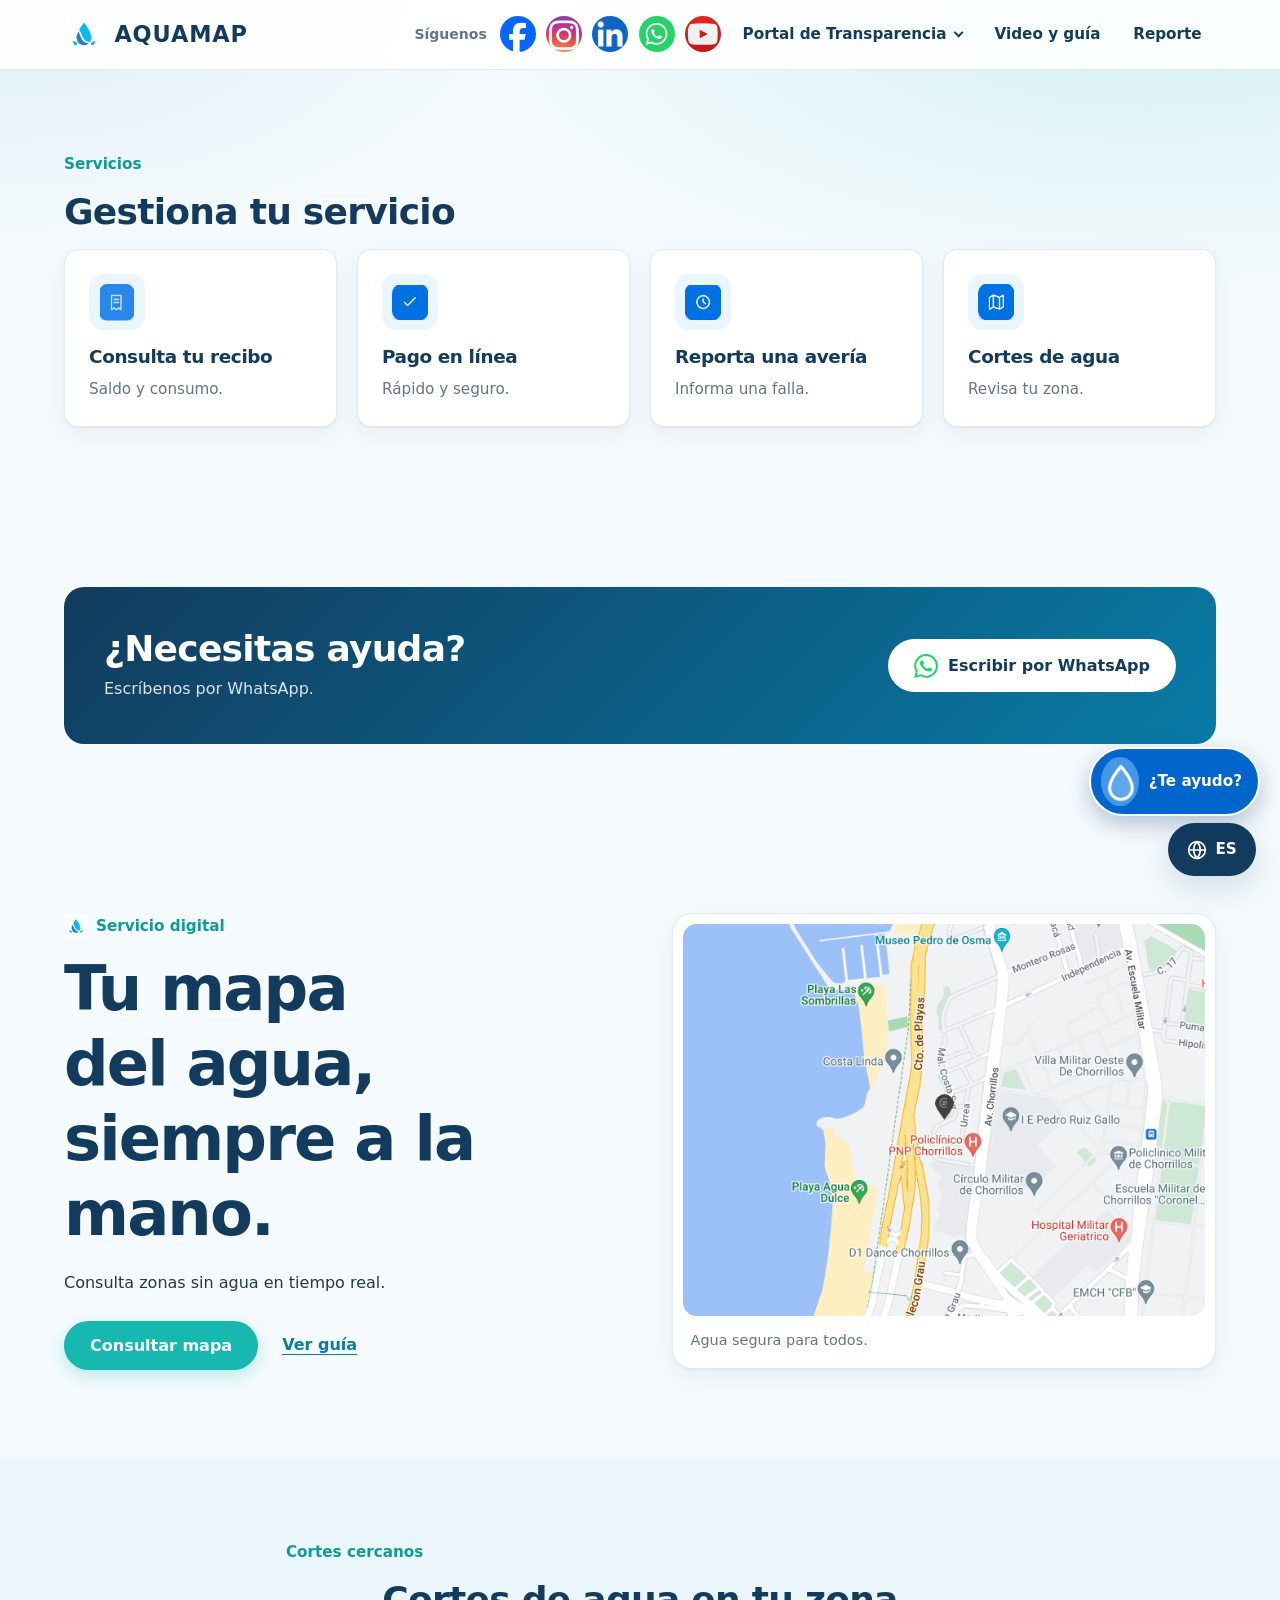
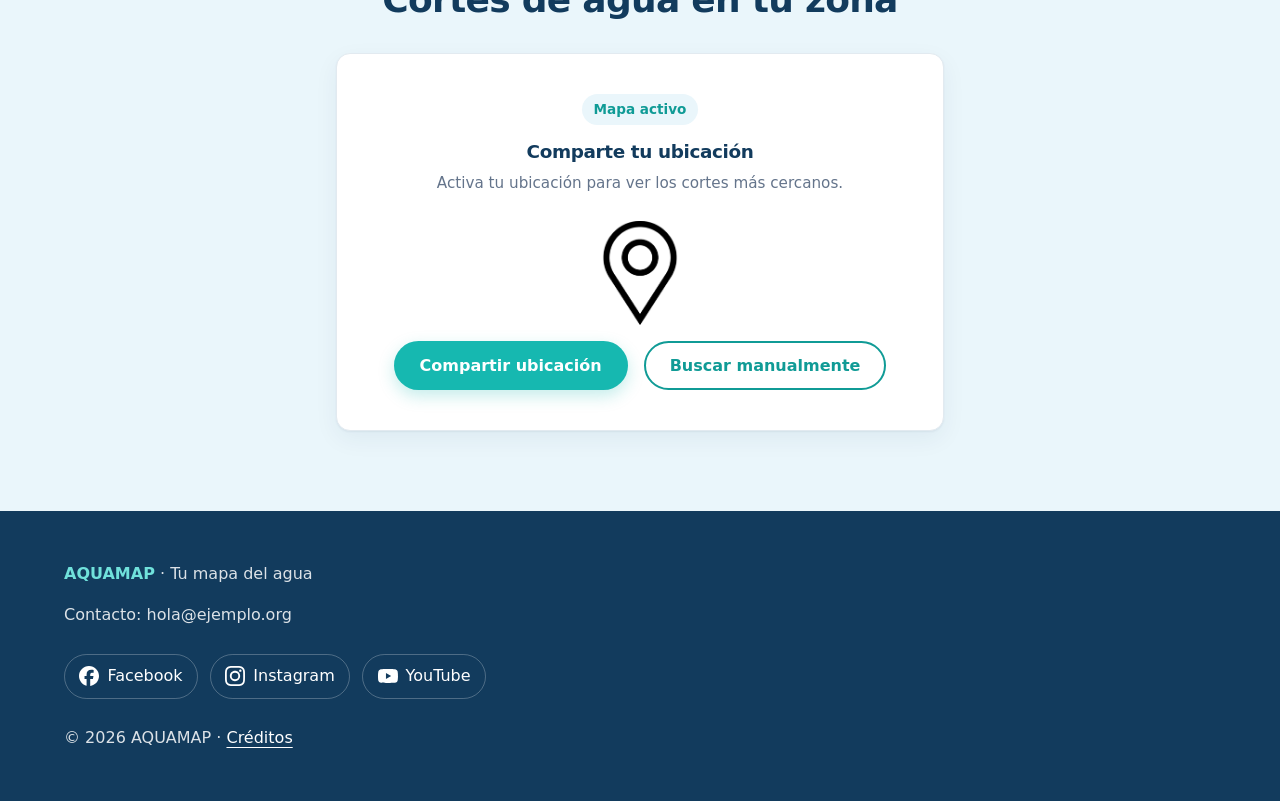
<file: index.html>
<!DOCTYPE html>
<html lang="es">
<head>
  <meta charset="UTF-8">
  <meta name="viewport" content="width=device-width, initial-scale=1.0">
  <meta name="description" content="AQUAMAP: consulta cortes de agua cerca de ti en un mapa interactivo.">
  <title>Inicio | AQUAMAP</title>
  <link rel="stylesheet" href="css/estilos.css">
  <link rel="stylesheet" href="css/lenguaje.css">
  <link rel="stylesheet" href="css/asistente.css">
  <link rel="icon" type="image/svg+xml" href="iconos/file.svg">
</head>
<body>

<a class="saltar" href="#contenido">Saltar al contenido</a>

<header class="cabecera">
  <div class="contenedor barra">
    <a class="marca" href="index.html"><img src="iconos/Logo.jpg" alt="" width="42" height="42">AQUAMAP</a>

    <nav aria-label="Navegación principal">
      <ul class="menu">
        <li><p data-i18n="nav_follow">Síguenos</p></li>
        <li><a href="https://www.facebook.com/" target="_blank" rel="noopener noreferrer" aria-label="Facebook"><img src="iconos/facebook.jpg" alt="" width="35" height="35"></a></li>
        <li><a href="https://www.instagram.com/" target="_blank" rel="noopener noreferrer" aria-label="Instagram"><img src="iconos/instagram.jpg" alt="" width="35" height="35"></a></li>
        <li><a href="https://pe.linkedin.com/" target="_blank" rel="noopener noreferrer" aria-label="LinkedIn"><img src="iconos/linkedin.jpg" alt="" width="35" height="35"></a></li>
        <li><a href="https://www.whatsapp.com/" target="_blank" rel="noopener noreferrer" aria-label="WhatsApp"><img src="iconos/whatsapp.jpg" alt="" width="35" height="35"></a></li>
        <li><a href="https://www.youtube.com/" target="_blank" rel="noopener noreferrer" aria-label="YouTube"><img src="iconos/youtube.jpg" alt="" width="35" height="35"></a></li>

        <li>
          <details class="desplegable">
            <summary data-i18n="nav_portal">Portal de Transparencia</summary>
            <ul class="submenu">
              <li><a href="index.html#servicios" data-i18n="nav_servicios">Servicios</a></li>
              <li><a href="index.html#orientador" data-i18n="nav_ver_mapa">Ver Mapa</a></li>
              <li><a href="index.html#contacto" data-i18n="nav_ver_wa">Ver WhatsApp</a></li>
            </ul>
          </details>
        </li>

        <li><a href="recursos.html" data-i18n="nav_video">Video y guía</a></li>
        <li><a href="Reporte.html">Reporte</a></li>
      </ul>
    </nav>
  </div>
</header>

<main id="contenido">

   <!-- Servicios -->
  <section id="servicios" class="seccion contenedor" aria-labelledby="titulo-servicios">
    <p class="etiqueta" data-i18n="serv_tag">Servicios</p>
    <h2 id="titulo-servicios" data-i18n="serv_title">Gestiona tu servicio</h2>

    <div class="tarjetas">
      <article class="tarjeta">
        <img class="icono" src="iconos/cosulta_tu_recibo.png" alt="" width="64" height="64">
        <h3 data-i18n="card_1_title">Consulta tu recibo</h3>
        <p data-i18n="card_1_desc">Saldo y consumo.</p>
      </article>
      <article class="tarjeta">
        <img class="icono" src="iconos/pago_en_linea.png" alt="" width="64" height="64">
        <h3 data-i18n="card_2_title">Pago en línea</h3>
        <p data-i18n="card_2_desc">Rápido y seguro.</p>
      </article>
      <article class="tarjeta">
        <img class="icono" src="iconos/reporta_tu_averia.png" alt="" width="64" height="64">
        <h3 data-i18n="card_3_title">Reporta una avería</h3>
        <p data-i18n="card_3_desc">Informa una falla.</p>
      </article>
      <article class="tarjeta">
        <img class="icono" src="iconos/cortes_de_agua.png" alt="" width="64" height="64">
        <h3 data-i18n="card_4_title">Cortes de agua</h3>
        <p data-i18n="card_4_desc">Revisa tu zona.</p>
      </article>
    </div>
  </section>

  <section id="contacto" class="seccion contenedor" aria-labelledby="titulo-contacto">
    <div class="banda">
      <div>
        <h2 id="titulo-contacto" data-i18n="contacto_title">¿Necesitas ayuda?</h2>
        <p data-i18n="contacto_desc">Escríbenos por WhatsApp.</p>
      </div>
      <a class="boton boton--whatsapp" href="https://www.whatsapp.com/" target="_blank" rel="noopener noreferrer">
        <svg class="icono-wa" viewBox="0 0 24 24" aria-hidden="true" focusable="false"><path fill="currentColor" d="M17.472 14.382c-.297-.149-1.758-.867-2.03-.967-.273-.099-.471-.148-.67.15-.197.297-.767.966-.94 1.164-.173.199-.347.223-.644.075-.297-.15-1.255-.463-2.39-1.475-.883-.788-1.48-1.761-1.653-2.059-.173-.297-.018-.458.13-.606.134-.133.298-.347.446-.52.149-.174.198-.298.298-.497.099-.198.05-.371-.025-.52-.075-.149-.669-1.612-.916-2.207-.242-.579-.487-.5-.669-.51-.173-.008-.371-.01-.57-.01-.198 0-.52.074-.792.372-.272.297-1.04 1.016-1.04 2.479 0 1.462 1.065 2.875 1.213 3.074.149.198 2.096 3.2 5.077 4.487.709.306 1.262.489 1.694.625.712.227 1.36.195 1.871.118.571-.085 1.758-.719 2.006-1.413.248-.694.248-1.289.173-1.413-.074-.124-.272-.198-.57-.347m-5.421 7.403h-.004a9.87 9.87 0 01-5.031-1.378l-.361-.214-3.741.982.998-3.648-.235-.374a9.86 9.86 0 01-1.51-5.26c.001-5.45 4.436-9.884 9.888-9.884 2.64 0 5.122 1.03 6.988 2.898a9.825 9.825 0 012.893 6.994c-.003 5.45-4.437 9.884-9.885 9.884m8.413-18.297A11.815 11.815 0 0012.05 0C5.495 0 .16 5.335.157 11.892c0 2.096.547 4.142 1.588 5.945L.057 24l6.305-1.654a11.882 11.882 0 005.683 1.448h.005c6.554 0 11.89-5.335 11.893-11.893a11.821 11.821 0 00-3.48-8.413z"/></svg>
        <span data-i18n="btn_contacto">Escribir por WhatsApp</span>
      </a>
    </div>
  </section>
  
  <!-- Inicio -->
  <section id="inicio" class="hero contenedor dos-columnas" aria-labelledby="titulo">
    <div>
      <p class="etiqueta"><img src="imagenes/Logo.jpg" alt="" width="25" height="25"><span data-i18n="hero_tag">Servicio digital</span></p>
      <h1 id="titulo" data-i18n="hero_title">Tu mapa del agua,<br>siempre a la mano.</h1>
      <p data-i18n="hero_desc">Consulta zonas sin agua en tiempo real.</p>
      <div class="acciones">
        <a class="boton" href="#orientador" data-i18n="btn_mapa">Consultar mapa</a>
        <a class="enlace" href="recursos.html" data-i18n="btn_servicios">Ver guía</a>
      </div>
    </div>
    <figure class="postal">
      <img class="foto" src="imagenes/mapa.jpg" alt="Mapa de las zonas sin servicio de agua" width="1000" height="700">
      <figcaption data-i18n="hero_fig">Agua segura para todos.</figcaption>
    </figure>
  </section>

  <!-- Cortes cercanos -->
  <section id="orientador" class="seccion fondo" aria-labelledby="titulo-cortes">
    <div class="contenedor ubicacion">
      <p class="etiqueta" data-i18n="cortes_tag">Cortes cercanos</p>
      <h2 id="titulo-cortes" data-i18n="cortes_title">Cortes de agua en tu zona</h2>

      <article class="tarjeta tarjeta-ubicacion">
        <span class="numero" data-i18n="cortes_badge">Mapa activo</span>
        <h3 data-i18n="ubicacion_title">Comparte tu ubicación</h3>
        <p data-i18n="ubicacion_desc">Activa tu ubicación para ver los cortes más cercanos.</p>
        <img id="ubicacion-logo" src="imagenes/LogoUbicacion.png" alt="">
        <div class="botones-ubicacion">
          <button class="boton" type="button" data-i18n="btn_ubicacion">Compartir ubicación</button>
          <a class="boton boton--contorno" href="mapa.html" data-i18n="btn_manual">Buscar manualmente</a>
        </div>
      </article>
    </div>
  </section>

</main>

<footer class="pie">
  <div class="contenedor">
    <p><strong data-i18n="footer_title">AQUAMAP</strong> · <span data-i18n="footer_desc">Tu mapa del agua</span></p>
    <p data-i18n="footer_contact">Contacto: hola@ejemplo.org</p>
    <nav class="redes" aria-label="Redes sociales de referencia">
      <a href="https://www.facebook.com/" target="_blank" rel="noopener noreferrer"><img src="iconos/facebook.svg" alt="" width="24" height="24">Facebook</a>
      <a href="https://www.instagram.com/" target="_blank" rel="noopener noreferrer"><img src="iconos/instagram.svg" alt="" width="24" height="24">Instagram</a>
      <a href="https://www.youtube.com/" target="_blank" rel="noopener noreferrer"><img src="iconos/youtube.svg" alt="" width="24" height="24">YouTube</a>
    </nav>
    <p><span data-i18n="footer_copy">© 2026 AQUAMAP · </span><a href="FUENTES.txt" data-i18n="footer_credits">Créditos</a></p>
  </div>
</footer>

<!-- CONTENEDOR FLOTANTE DEL IDIOMA -->
<div class="flotante-idiomas">
  <details class="desplegable" id="menu-idiomas">
    <summary>
      <svg width="20" height="20" viewBox="0 0 24 24" fill="none" stroke="currentColor" stroke-width="2" stroke-linecap="round" stroke-linejoin="round">
        <circle cx="12" cy="12" r="10"></circle>
        <path d="M12 2a15.3 15.3 0 0 1 4 10 15.3 15.3 0 0 1-4 10 15.3 15.3 0 0 1-4-10 15.3 15.3 0 0 1 4-10z"></path>
        <path d="M2 12h20"></path>
      </svg>
      <span id="texto-idioma-actual">ES</span>
    </summary>
    <ul class="submenu">
      <li><a onclick="cambiarIdioma('es', 'ES')">Español</a></li>
      <li><a onclick="cambiarIdioma('qu', 'QUE')">Quechua</a></li>
      <li><a onclick="cambiarIdioma('ay', 'AYM')">Aymara</a></li>
    </ul>
  </details>
</div>

<!-- ASISTENTE CONVERSACIONAL FLOTANTE (GOTITA) -->
<aside class="asistente-widget" aria-label="Asistente virtual AQUAMAP">
  <button type="button" id="btn-abrir-asistente" class="asistente-launcher" aria-expanded="false" aria-controls="panel-asistente">
    <img src="imagenes/gotita.jpg" alt="" width="38" height="38">
    <span id="asistente-launcher-texto">¿Te ayudo?</span>
  </button>

  <section id="panel-asistente" class="asistente-panel" hidden aria-labelledby="titulo-asistente">
    <header class="asistente-cabecera">
      <div class="asistente-identidad">
        <img src="imagenes/gotita.jpg" alt="Avatar Gotita" width="36" height="36">
        <div>
          <h2 id="titulo-asistente">Gotita · Asistente AQUAMAP</h2>
          <p id="asistente-estado" class="asistente-estado">En línea · Guía de servicios</p>
        </div>
      </div>
      <button type="button" id="btn-cerrar-asistente" class="asistente-cerrar" aria-label="Cerrar asistente">&times;</button>
    </header>

    <div id="asistente-mensajes" class="asistente-mensajes" role="log" aria-live="polite" aria-relevant="additions"></div>

    <div id="asistente-sugerencias" class="asistente-sugerencias" aria-label="Preguntas frecuentes"></div>

    <form id="asistente-form" class="asistente-form">
      <label for="asistente-input" class="saltar">Escribe tu consulta</label>
      <input type="text" id="asistente-input" placeholder="Escribe o usa el micrófono..." autocomplete="off" required>
      <button type="button" id="btn-voz-asistente" class="asistente-btn-voz" title="Dictar por voz" aria-label="Dictar consulta por voz">
        <svg width="18" height="18" viewBox="0 0 24 24" fill="none" stroke="currentColor" stroke-width="2" stroke-linecap="round" stroke-linejoin="round" aria-hidden="true">
          <path d="M12 1a3 3 0 0 0-3 3v8a3 3 0 0 0 6 0V4a3 3 0 0 0-3-3z"></path>
          <path d="M19 10v2a7 7 0 0 1-14 0v-2"></path>
          <line x1="12" y1="19" x2="12" y2="23"></line>
          <line x1="8" y1="23" x2="16" y2="23"></line>
        </svg>
      </button>
      <button type="submit" id="btn-enviar-asistente" class="asistente-btn-enviar" aria-label="Enviar mensaje">
        <svg width="18" height="18" viewBox="0 0 24 24" fill="none" stroke="currentColor" stroke-width="2" stroke-linecap="round" stroke-linejoin="round" aria-hidden="true">
          <line x1="22" y1="2" x2="11" y2="13"></line>
          <polygon points="22 2 15 22 11 13 2 9 22 2"></polygon>
        </svg>
      </button>
    </form>
  </section>
</aside>

<!-- Lógica de idiomas importada desde el archivo externo -->
<script src="jslenguajes.js"></script>
<script src="asistente.js"></script>

</body>
</html>
</file>
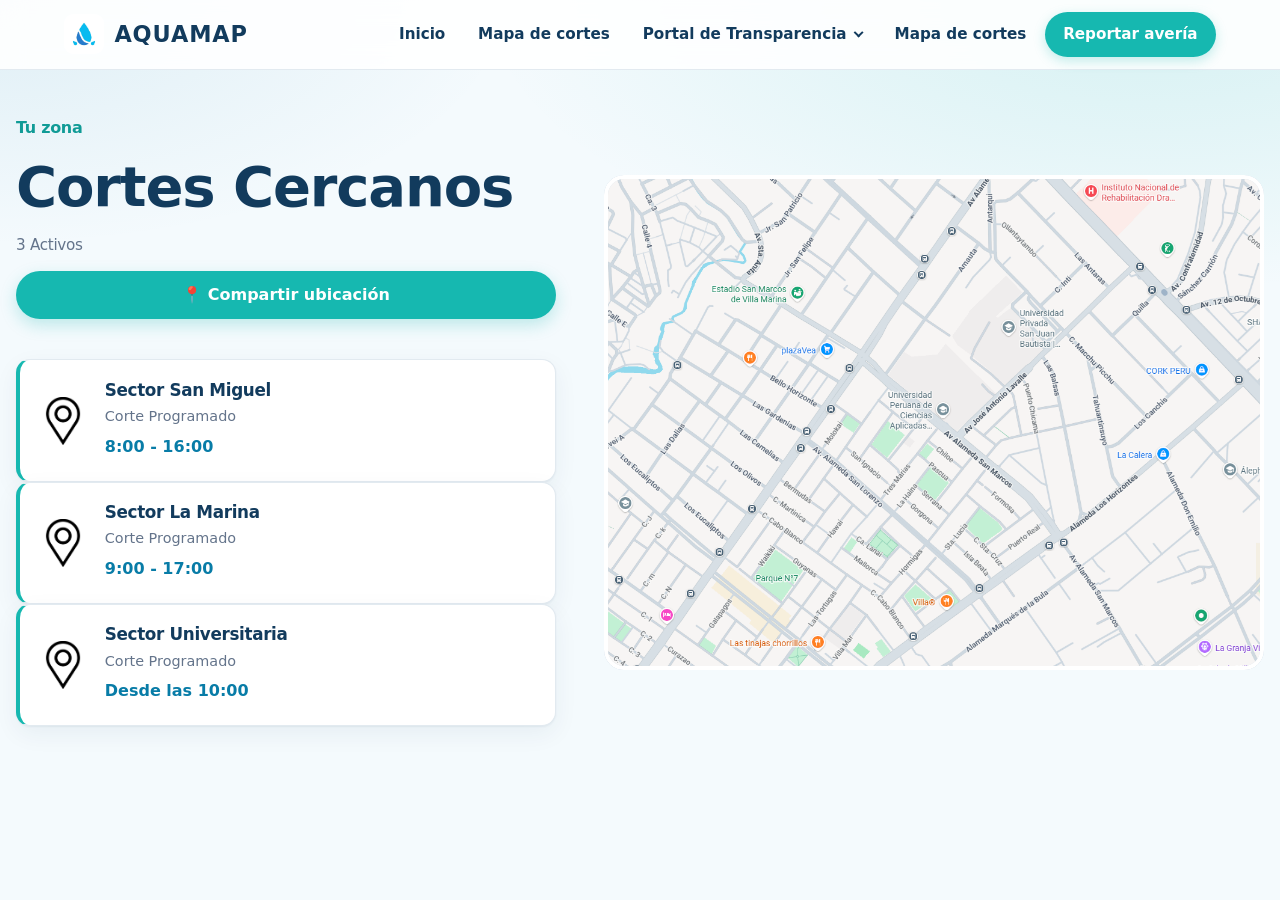
<file: mapa.html>
<!DOCTYPE html>
<html lang="es">
<head>
    <meta charset="UTF-8">
    <meta name="viewport" content="width=device-width, initial-scale=1.0">
    <link rel="stylesheet" href="css/estilos.css">
    <link rel="stylesheet" href="css/mapa.css">
    <script src="mapa.js" defer></script>
    <title>Mapa Cortes de Agua</title>
</head>
<body>
   <header class="cabecera">
  <div class="contenedor barra">
    <a class="marca" href="index.html">
      <img src="iconos/Logo.jpg" alt="" width="42" height="42">AQUAMAP
    </a>

    <input type="checkbox" id="menu-toggle" class="menu-toggle" aria-label="Abrir menú de navegación">

    <div class="barra-acciones">
      <a class="boton btn-reportar--movil" href="Reporte.html">Reportar</a>
      <label for="menu-toggle" class="btn-hamburguesa" aria-label="Abrir o cerrar menú">
        <span></span>
        <span></span>
        <span></span>
      </label>
    </div>

    <nav class="nav-principal" aria-label="Navegación principal">
      <ul class="menu">
        <li><a href="index.html">Inicio</a></li>
        <li><a href="mapa.html">Mapa de cortes</a></li>
        <li>
          <details class="desplegable">
            <summary>Portal de Transparencia</summary>
            <ul class="submenu">
              <li><a href="index.html#servicios">Servicios en línea</a></li>
              <li><a href="index.html#orientador">Cortes cercanos</a></li>
              <li><a href="index.html#contacto">Atención por WhatsApp</a></li>
            </ul>
          </details>
        </li>
        <li><a href="mapa.html">Mapa de cortes</a></li>
        <li><a class="btn-reportar" href="Reporte.html">Reportar avería</a></li>

        <li class="menu-item--solo-movil">
          <div class="menu-bloque">
            <p class="menu-bloque__titulo">Idioma</p>
            <div class="menu-idiomas">
              <button type="button" class="btn-idioma" onclick="if (typeof cambiarIdioma === 'function') cambiarIdioma('es', 'ES')">Español</button>
              <button type="button" class="btn-idioma" onclick="if (typeof cambiarIdioma === 'function') cambiarIdioma('qu', 'QUE')">Quechua</button>
              <button type="button" class="btn-idioma" onclick="if (typeof cambiarIdioma === 'function') cambiarIdioma('ay', 'AYM')">Aymara</button>
            </div>
          </div>
        </li>

        <li class="menu-item--solo-movil">
          <div class="menu-bloque">
            <p class="menu-bloque__titulo">Síguenos</p>
            <div class="menu-redes">
              <a href="https://www.facebook.com/" target="_blank" rel="noopener noreferrer" aria-label="Facebook"><img src="iconos/facebook.jpg" alt="" width="35" height="35"></a>
              <a href="https://www.instagram.com/" target="_blank" rel="noopener noreferrer" aria-label="Instagram"><img src="iconos/instagram.jpg" alt="" width="35" height="35"></a>
              <a href="https://pe.linkedin.com/" target="_blank" rel="noopener noreferrer" aria-label="LinkedIn"><img src="iconos/linkedin.jpg" alt="" width="35" height="35"></a>
              <a href="https://www.whatsapp.com/" target="_blank" rel="noopener noreferrer" aria-label="WhatsApp"><img src="iconos/whatsapp.jpg" alt="" width="35" height="35"></a>
              <a href="https://www.youtube.com/" target="_blank" rel="noopener noreferrer" aria-label="YouTube"><img src="iconos/youtube.jpg" alt="" width="35" height="35"></a>
            </div>
          </div>
        </li>
      </ul>
    </nav>
  </div>
</header>

    <section class="cortes-cercanos"> 
        <section> 
            <h3>Tu zona</h3> 
            <h1>Cortes Cercanos</h1> 
            <h4><span id="contador-cortes">3</span> Activos</h4> 
            
            <button id="btn-compartir-ubicacion" class="boton" style="margin-bottom: 1.5rem;">
                📍 Compartir ubicación
            </button>

            <div id="contenedor-tarjetas">
                <!-- Tarjeta 1 -->
                <div class="tarjeta-corte"> 
                    <img src="imagenes/LogoUbicacion.png" alt="Ubicación"> 
                    <div class="tarjeta-info">
                        <h3 class="nombre-sector">Sector San Miguel</h3> 
                        <p>Corte Programado</p> 
                        <b class="horario-corte">8:00 - 16:00</b> 
                    </div>
                </div> 

                <!-- Tarjeta 2 -->
                <div class="tarjeta-corte"> 
                    <img src="imagenes/LogoUbicacion.png" alt="Ubicación"> 
                    <div class="tarjeta-info">
                        <h3 class="nombre-sector">Sector La Marina</h3> 
                        <p>Corte Programado</p> 
                        <b class="horario-corte">9:00 - 17:00</b> 
                    </div>
                </div> 

                <!-- Tarjeta 3 -->
                <div class="tarjeta-corte"> 
                    <img src="imagenes/LogoUbicacion.png" alt="Ubicación"> 
                    <div class="tarjeta-info">
                        <h3 class="nombre-sector">Sector Universitaria</h3> 
                        <p>Corte Programado</p> 
                        <b class="horario-corte">Desde las 10:00</b> 
                    </div>
                </div> 
            </div>
        </section> 

        <section> 
            <div id="contenedor-mapa" class="mapa-interactivo">
                <img src="imagenes/MapaNuevo.png" alt="Mapa de cortes" id="imagen-mapa"> 
                <!-- Pin vectorizado en CSS (sin depender de emojis) -->
                <div id="pin-ubicacion" class="pin oculto">
                    <div class="pin-dibujado"></div>
                </div>
            </div>
        </section> 
    </section>
</body>
</html>
</file>
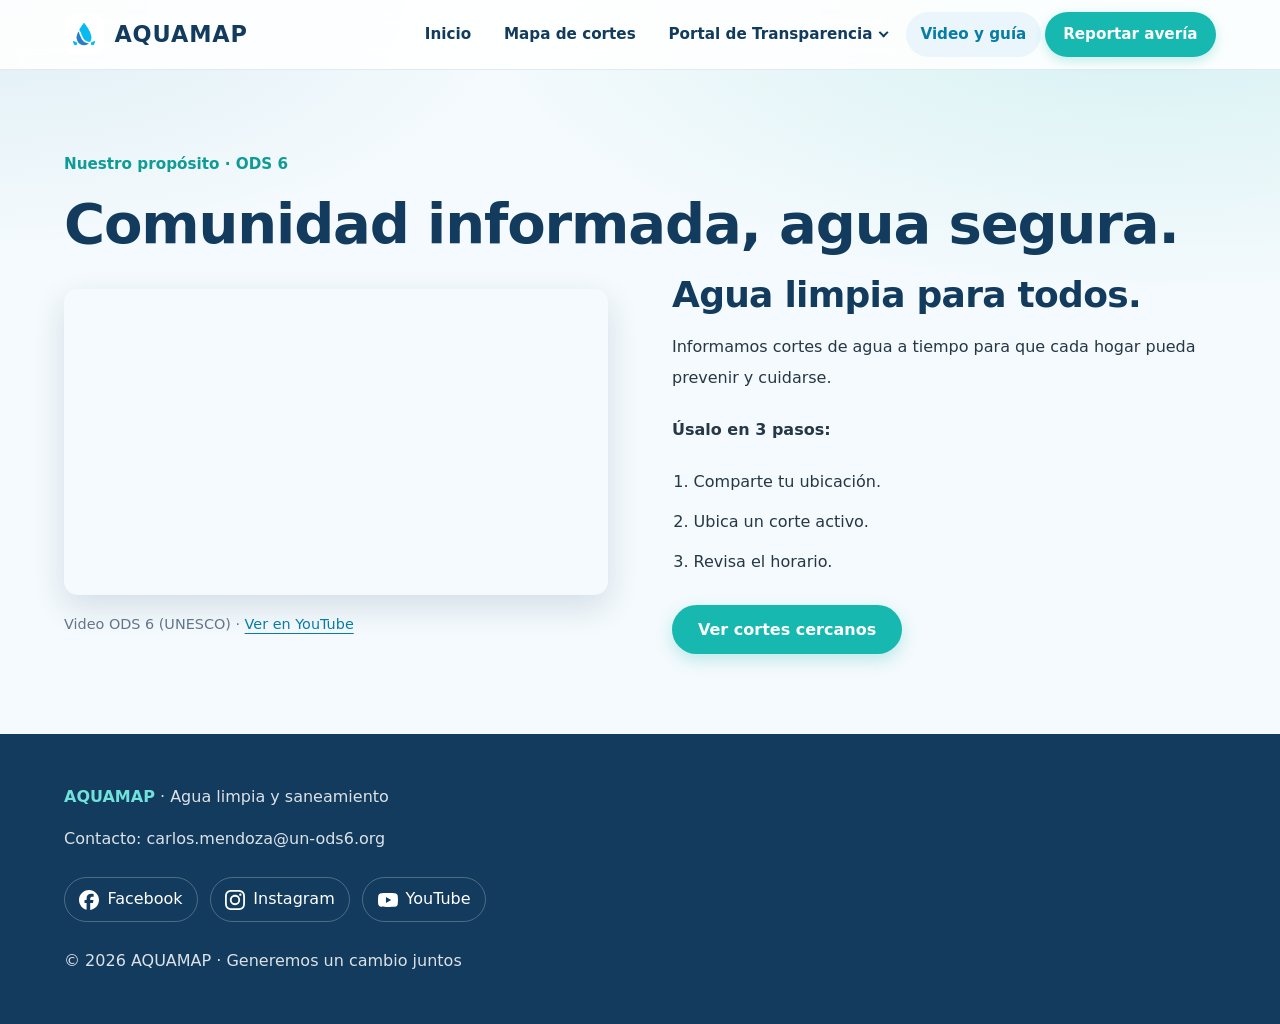
<file: recursos.html>
<!DOCTYPE html>
<html lang="es">
<head>
  <meta charset="UTF-8">
  <meta name="viewport" content="width=device-width, initial-scale=1.0">
  <title>Video y guía | AQUAMAP</title>
  <link rel="stylesheet" href="css/estilos.css">
  <link rel="icon" type="image/svg+xml" href="imagenes/Logo.jpg">
</head>
<body>

  <a class="saltar" href="#contenido">Saltar al contenido</a>
<header class="cabecera">
  <div class="contenedor barra">
    <a class="marca" href="index.html">
      <img src="iconos/Logo.jpg" alt="" width="42" height="42">AQUAMAP
    </a>

    <input type="checkbox" id="menu-toggle" class="menu-toggle" aria-label="Abrir menú de navegación">

    <div class="barra-acciones">
      <a class="boton btn-reportar--movil" href="Reporte.html">Reportar</a>
      <label for="menu-toggle" class="btn-hamburguesa" aria-label="Abrir o cerrar menú">
        <span></span>
        <span></span>
        <span></span>
      </label>
    </div>

    <nav class="nav-principal" aria-label="Navegación principal">
      <ul class="menu">
        <li><a href="index.html">Inicio</a></li>
        <li><a href="mapa.html">Mapa de cortes</a></li>
        <li>
          <details class="desplegable">
            <summary>Portal de Transparencia</summary>
            <ul class="submenu">
              <li><a href="index.html#servicios">Servicios en línea</a></li>
              <li><a href="index.html#orientador">Cortes cercanos</a></li>
              <li><a href="index.html#contacto">Atención por WhatsApp</a></li>
            </ul>
          </details>
        </li>
        <li><a href="recursos.html" aria-current="page">Video y guía</a></li>
        <li><a class="btn-reportar" href="Reporte.html">Reportar avería</a></li>

        <li class="menu-item--solo-movil">
          <div class="menu-bloque">
            <p class="menu-bloque__titulo">Idioma</p>
            <div class="menu-idiomas">
              <button type="button" class="btn-idioma" onclick="if (typeof cambiarIdioma === 'function') cambiarIdioma('es', 'ES')">Español</button>
              <button type="button" class="btn-idioma" onclick="if (typeof cambiarIdioma === 'function') cambiarIdioma('qu', 'QUE')">Quechua</button>
              <button type="button" class="btn-idioma" onclick="if (typeof cambiarIdioma === 'function') cambiarIdioma('ay', 'AYM')">Aymara</button>
            </div>
          </div>
        </li>

        <li class="menu-item--solo-movil">
          <div class="menu-bloque">
            <p class="menu-bloque__titulo">Síguenos</p>
            <div class="menu-redes">
              <a href="https://www.facebook.com/" target="_blank" rel="noopener noreferrer" aria-label="Facebook"><img src="iconos/facebook.jpg" alt="" width="35" height="35"></a>
              <a href="https://www.instagram.com/" target="_blank" rel="noopener noreferrer" aria-label="Instagram"><img src="iconos/instagram.jpg" alt="" width="35" height="35"></a>
              <a href="https://pe.linkedin.com/" target="_blank" rel="noopener noreferrer" aria-label="LinkedIn"><img src="iconos/linkedin.jpg" alt="" width="35" height="35"></a>
              <a href="https://www.whatsapp.com/" target="_blank" rel="noopener noreferrer" aria-label="WhatsApp"><img src="iconos/whatsapp.jpg" alt="" width="35" height="35"></a>
              <a href="https://www.youtube.com/" target="_blank" rel="noopener noreferrer" aria-label="YouTube"><img src="iconos/youtube.jpg" alt="" width="35" height="35"></a>
            </div>
          </div>
        </li>
      </ul>
    </nav>
  </div>
</header>


  <main id="contenido" class="contenedor seccion">
    <p class="etiqueta">Nuestro propósito · ODS 6</p>
    <h1>Comunidad informada, agua segura.</h1>

    <section class="dos-columnas" aria-labelledby="video-titulo">
      <div>
        <iframe class="video" src="https://www.youtube.com/embed/6kke9YIohQQ?si=aZK7EgBNZT_o97xY"
          title="Objetivos de Desarrollo Sostenible" referrerpolicy="strict-origin-when-cross-origin"
          allow="accelerometer; autoplay; clipboard-write; encrypted-media; gyroscope; picture-in-picture"
          allowfullscreen>
        </iframe>

        <p class="nota">Video ODS 6 (UNESCO) · <a href="https://youtu.be/6kke9YIohQQ?si=rXCd4kz3FUh4ZnwB" target="_blank" rel="noopener noreferrer">Ver en YouTube</a></p>
      </div>

      <div class="bloque-texto">
        <h2 id="video-titulo">Agua limpia para todos.</h2>
        <p>Informamos cortes de agua a tiempo para que cada hogar pueda prevenir y cuidarse.</p>
        <p><strong>Úsalo en 3 pasos:</strong></p>
        <ol class="lista-pasos">
          <li>Comparte tu ubicación.</li>
          <li>Ubica un corte activo.</li>
          <li>Revisa el horario.</li>
        </ol>
        <a class="boton" href="index.html#orientador">Ver cortes cercanos</a>
      </div>
    </section>
  </main>

  <footer class="pie">
    <div class="contenedor">
      <p><strong>AQUAMAP</strong> · Agua limpia y saneamiento</p>
      <p>Contacto: carlos.mendoza@un-ods6.org</p>
      <nav class="redes" aria-label="Redes sociales de referencia">
        <a href="https://www.facebook.com/" target="_blank" rel="noopener noreferrer"><img src="iconos/facebook.svg" alt="" width="24" height="24">Facebook</a>
        <a href="https://www.instagram.com/" target="_blank" rel="noopener noreferrer"><img src="iconos/instagram.svg" alt="" width="24" height="24">Instagram</a>
        <a href="https://www.youtube.com/" target="_blank" rel="noopener noreferrer"><img src="iconos/youtube.svg" alt="" width="24" height="24">YouTube</a>
      </nav>
      <p>© 2026 AQUAMAP · Generemos un cambio juntos</p>
    </div>
  </footer>

</body>
</html>
</file>
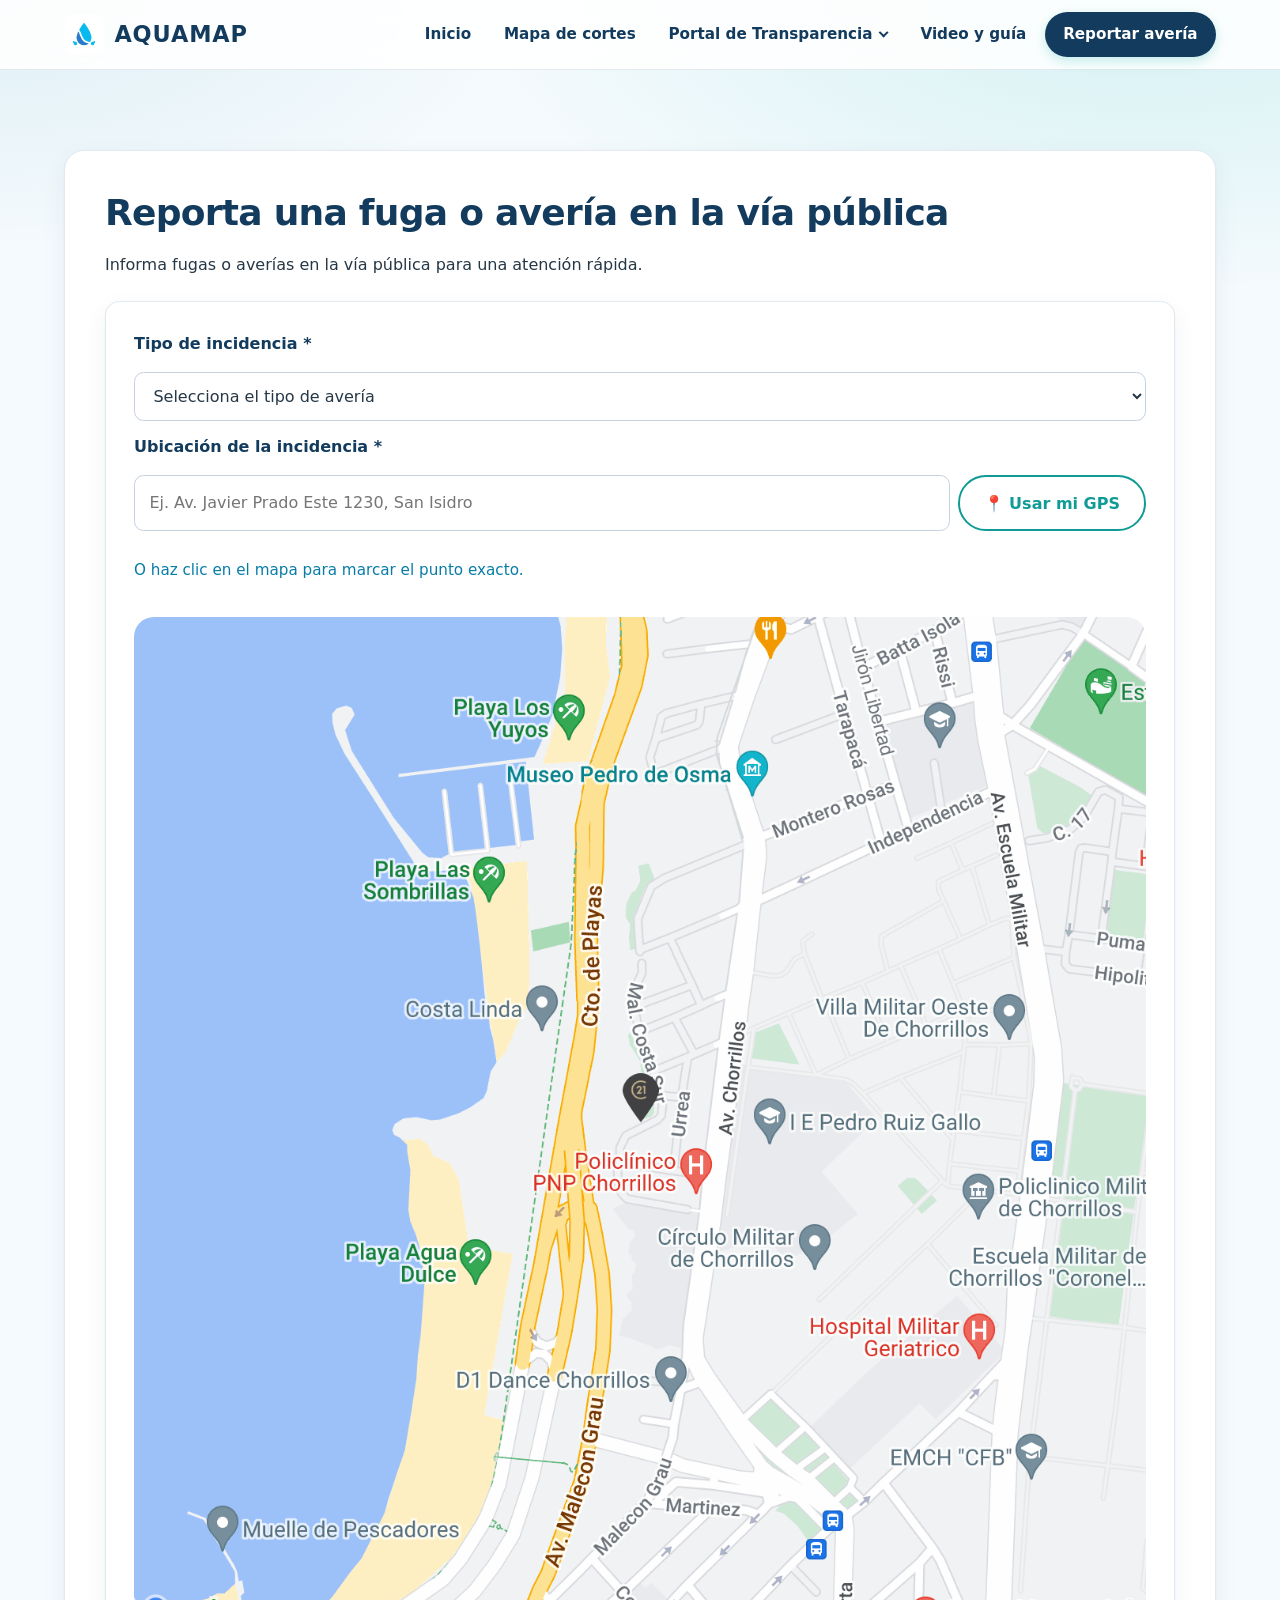
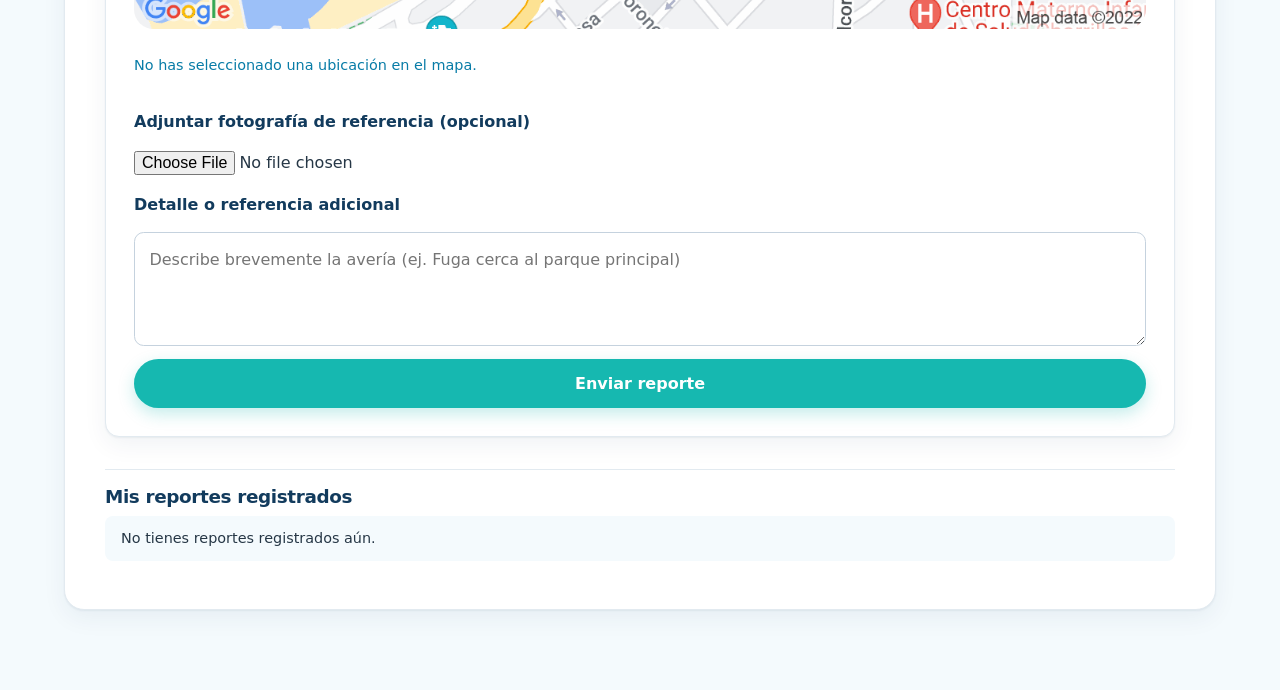
<file: Reporte.html>
<!DOCTYPE html>
<html lang="es">
<head>
    <meta charset="UTF-8">
    <meta name="viewport" content="width=device-width, initial-scale=1.0">
    <link rel="stylesheet" href="css/estilos.css">
    <link rel="stylesheet" href="css/Reporte.css">
    <link rel="stylesheet" href="css/mapa.css">
    <script src="Reporte.js" defer></script>
    <title>Reportar Fuga de Agua</title>
</head>
<body>
     <header class="cabecera">
  <div class="contenedor barra">
    <a class="marca" href="index.html">
      <img src="iconos/Logo.jpg" alt="" width="42" height="42">AQUAMAP
    </a>

    <input type="checkbox" id="menu-toggle" class="menu-toggle" aria-label="Abrir menú de navegación">

    <div class="barra-acciones">
      <a class="boton btn-reportar--movil" href="Reporte.html" aria-current="page">Reportar</a>
      <label for="menu-toggle" class="btn-hamburguesa" aria-label="Abrir o cerrar menú">
        <span></span>
        <span></span>
        <span></span>
      </label>
    </div>

    <nav class="nav-principal" aria-label="Navegación principal">
      <ul class="menu">
        <li><a href="index.html">Inicio</a></li>
        <li><a href="mapa.html">Mapa de cortes</a></li>
        <li>
          <details class="desplegable">
            <summary>Portal de Transparencia</summary>
            <ul class="submenu">
              <li><a href="index.html#servicios">Servicios en línea</a></li>
              <li><a href="index.html#orientador">Cortes cercanos</a></li>
              <li><a href="index.html#contacto">Atención por WhatsApp</a></li>
            </ul>
          </details>
        </li>
        <li><a href="recursos.html">Video y guía</a></li>
        <li><a class="btn-reportar" href="Reporte.html" aria-current="page">Reportar avería</a></li>

        <li class="menu-item--solo-movil">
          <div class="menu-bloque">
            <p class="menu-bloque__titulo">Idioma</p>
            <div class="menu-idiomas">
              <button type="button" class="btn-idioma" onclick="if (typeof cambiarIdioma === 'function') cambiarIdioma('es', 'ES')">Español</button>
              <button type="button" class="btn-idioma" onclick="if (typeof cambiarIdioma === 'function') cambiarIdioma('qu', 'QUE')">Quechua</button>
              <button type="button" class="btn-idioma" onclick="if (typeof cambiarIdioma === 'function') cambiarIdioma('ay', 'AYM')">Aymara</button>
            </div>
          </div>
        </li>

        <li class="menu-item--solo-movil">
          <div class="menu-bloque">
            <p class="menu-bloque__titulo">Síguenos</p>
            <div class="menu-redes">
              <a href="https://www.facebook.com/" target="_blank" rel="noopener noreferrer" aria-label="Facebook"><img src="iconos/facebook.jpg" alt="" width="35" height="35"></a>
              <a href="https://www.instagram.com/" target="_blank" rel="noopener noreferrer" aria-label="Instagram"><img src="iconos/instagram.jpg" alt="" width="35" height="35"></a>
              <a href="https://pe.linkedin.com/" target="_blank" rel="noopener noreferrer" aria-label="LinkedIn"><img src="iconos/linkedin.jpg" alt="" width="35" height="35"></a>
              <a href="https://www.whatsapp.com/" target="_blank" rel="noopener noreferrer" aria-label="WhatsApp"><img src="iconos/whatsapp.jpg" alt="" width="35" height="35"></a>
              <a href="https://www.youtube.com/" target="_blank" rel="noopener noreferrer" aria-label="YouTube"><img src="iconos/youtube.jpg" alt="" width="35" height="35"></a>
            </div>
          </div>
        </li>
      </ul>
    </nav>
  </div>
</header>

    <section id="reportar-averia" class="seccion contenedor" aria-labelledby="titulo-reporte">
    <div class="reporte-card">
    <h2 id="titulo-reporte">Reporta una fuga o avería en la vía pública</h2>
    <p>Informa fugas o averías en la vía pública para una atención rápida.</p>

    <!-- Formulario interactivo -->
    <form id="form-averia" class="formulario" novalidate>
      
      <!-- Campo Tipo de Avería -->
      <label for="tipo-averia">Tipo de incidencia *</label>
      <select id="tipo-averia" required>
        <option value="" disabled selected>Selecciona el tipo de avería</option>
        <option value="fuga_agua">Fuga de agua potable en calle/vereda</option>
        <option value="sin_agua">Falta de agua en la zona</option>
        <option value="alcantarillado">Colapso de alcantarillado / desagüe</option>
        <option value="medidor">Medidor dañado o robado</option>
      </select>

      <!-- Ubicación con autocompletado por GPS -->
      <label for="direccion-averia">Ubicación de la incidencia *</label>
      <div class="campo-ubicacion-gps">
        <input type="text" id="direccion-averia" placeholder="Ej. Av. Javier Prado Este 1230, San Isidro" required>
        <button type="button" id="btn-gps-averia" class="boton boton--contorno">
          📍 Usar mi GPS
        </button>
      </div>

      <!-- Mapa para seleccionar la ubicación, reutilizando el diseño de mapa.html -->
      <p class="indicacion-mapa">O haz clic en el mapa para marcar el punto exacto.</p>
      <div id="contenedor-mapa-reporte" class="mapa-interactivo">
        <img src="imagenes/mapa.jpg" alt="Mapa para seleccionar la ubicación de la fuga" id="imagen-mapa-reporte">
        <div id="pin-reporte" class="pin oculto" aria-label="Ubicación seleccionada">
          <div class="pin-dibujado"></div>
        </div>
      </div>
      <p id="estado-ubicacion-reporte" class="estado-ubicacion-reporte" aria-live="polite">No has seleccionado una ubicación en el mapa.</p>

      <!-- Adjuntar Fotografía -->
      <label for="foto-averia">Adjuntar fotografía de referencia (opcional)</label>
      <input type="file" id="foto-averia" accept="image/*">

      <!-- Descripción corta -->
      <label for="descripcion-averia">Detalle o referencia adicional</label>
      <textarea id="descripcion-averia" rows="3" placeholder="Describe brevemente la avería (ej. Fuga cerca al parque principal)"></textarea>

      <!-- Botón de Envío -->
      <button type="submit" class="boton">Enviar reporte</button>
    </form>

    <div id="confirmacion-ticket" class="ticket-confirmacion hidden" role="status" aria-live="polite">
      <h2>¡Reporte Enviado con Éxito!</h2>
      <p>Tu incidencia ha sido registrada correctamente.</p>
      <div class="ticket-box">
        <span>Número de reporte</span>
        <strong id="numero-ticket-generado"></strong>
      </div>
      <button type="button" id="btn-nuevo-reporte" class="boton">Registrar otro reporte</button>
    </div>

    <div class="historial-container">
      <h3>Mis reportes registrados</h3>
      <ul id="lista-tickets" class="lista-tickets">
        <li>No tienes reportes registrados aún.</li>
      </ul>
    </div>

  </div>
</section>
</body>
</html>
</file>
<file: css/estilos.css>
/* =========================================================
   AQUAMAP · estilos.css
   1 Variables · 2 Base · 3 Layout · 4 Cabecera · 5 Componentes
   6 Secciones del inicio · 7 Otras páginas · 8 Pie
   9 Accesibilidad · 10 Responsive
========================================================= */

/* ---------- 1. VARIABLES ---------- */
:root {
  color-scheme: light;

  /* Paleta original: azul celeste y turquesa */
  --azul-oscuro: #123B5D;
  --azul: #087CA7;
  --azul-claro: #EAF6FB;
  --turquesa: #16B8B0;
  --turquesa-hover: #109B96;
  --blanco: #FFFFFF;
  --gris: #64748B;
  --borde: #E2EAF0;
  --texto: #263746;
  --fondo: #F4FAFD;

  --radio: 0.875rem;
  --radio-lg: 1.25rem;
  --sombra: 0 1px 2px rgb(18 59 93 / 0.06), 0 8px 24px rgb(18 59 93 / 0.06);
  --sombra-hover: 0 12px 32px rgb(18 59 93 / 0.14);
  --transicion: 0.2s ease;
  --ancho: 72rem;
}

/* ---------- 2. BASE ---------- */
*,
*::before,
*::after { box-sizing: border-box; }

:where(body, h1, h2, h3, h4, p, figure, blockquote, ul, ol, fieldset, legend) { margin: 0; }
:where(ul, ol, fieldset) { padding: 0; }
:where(fieldset) { border: 0; min-width: 0; }

html {
  scroll-behavior: smooth;
  -webkit-text-size-adjust: 100%;
}

body {
  min-height: 100dvh;
  font-family: system-ui, -apple-system, "Segoe UI", Roboto, Arial, sans-serif;
  line-height: 1.8;
  color: var(--texto);
  background:
    radial-gradient(60rem 26rem at 90% 0, rgb(22 184 176 / 0.14), transparent 70%),
    radial-gradient(46rem 22rem at 0 0, rgb(8 124 167 / 0.09), transparent 70%),
    var(--fondo);
  background-repeat: no-repeat;
  -webkit-font-smoothing: antialiased;
}

h1, h2, h3, h4 {
  color: var(--azul-oscuro);
  line-height: 1.2;
  letter-spacing: -0.02em;
  text-wrap: balance;
}

h1 { font-size: clamp(2.1rem, 1.3rem + 3.2vw, 3.5rem); font-weight: 800; margin-bottom: 1rem; }
h2 { font-size: clamp(1.6rem, 1.2rem + 1.6vw, 2.25rem); font-weight: 750; margin-bottom: 1rem; }
h3 { font-size: 1.15rem; font-weight: 700; }

p {
  margin-bottom: 1.35rem;
  line-height: 1.85;
  max-width: 55ch;
  text-wrap: pretty;
}
p + p { margin-top: 1.25rem; }
p:last-child { margin-bottom: 0; }

/* Espaciado e interlineado para listas y bloques de lectura (H2) */
.bloque-texto p {
  line-height: 1.9;
  margin-bottom: 1.35rem;
}
.lista-pasos {
  padding-left: 1.35rem;
  margin-block: 0.75rem 1.75rem;
  line-height: 1.9;
}
.lista-pasos li {
  margin-bottom: 0.6rem;
}

a { color: var(--azul); text-underline-offset: 0.25em; }

img { display: block; max-width: 100%; height: auto; }

button, input, select, textarea { font: inherit; }

::selection { background: rgb(22 184 176 / 0.25); }

section[id] { scroll-margin-top: 5rem; }

/* ---------- 3. LAYOUT ---------- */
.contenedor {
  width: min(100% - 2rem, var(--ancho));
  margin-inline: auto;
}

.seccion { padding-block: clamp(3rem, 7vw, 5rem); }
.fondo { background: var(--azul-claro); }

/* Dos columnas que se apilan solas cuando no caben (sin media query) */
.dos-columnas {
  display: grid;
  grid-template-columns: repeat(auto-fit, minmax(min(100%, 20rem), 1fr));
  gap: clamp(1.75rem, 5vw, 4rem);
  align-items: center;
}

.hero { padding-block: clamp(2.5rem, 7vw, 5.5rem); }
.hero h1 { font-size: clamp(2.3rem, 1.1rem + 4.4vw, 3.9rem); letter-spacing: -0.03em; }

.foto {
  width: 100%;
  aspect-ratio: 4 / 3;
  object-fit: cover;
  border-radius: var(--radio-lg);
  box-shadow: var(--sombra);
}

figure { margin: 0; }
figcaption { padding-top: 0.6rem; color: var(--gris); font-size: 0.9rem; }

.postal {
  padding: 0.6rem;
  background: var(--blanco);
  border: 1px solid var(--borde);
  border-radius: var(--radio-lg);
  box-shadow: var(--sombra);
}
.postal .foto { border-radius: calc(var(--radio-lg) - 0.4rem); box-shadow: none; }
.postal figcaption { padding: 0.75rem 0.5rem 0.25rem; }

/* ---------- 4. CABECERA Y NAVEGACIÓN ---------- */
.cabecera {
  position: sticky;
  top: 0;
  z-index: 100;
  background: rgb(255 255 255 / 0.88);
  -webkit-backdrop-filter: blur(12px);
  backdrop-filter: blur(12px);
  border-bottom: 1px solid var(--borde);
}

.barra {
  display: flex;
  flex-wrap: wrap;
  align-items: center;
  justify-content: space-between;
  gap: 0.5rem 1.5rem;
  padding-block: 0.75rem;
}

.marca {
  display: inline-flex;
  align-items: center;
  gap: 0.65rem;
  color: var(--azul-oscuro);
  font-size: 1.4rem;
  font-weight: 800;
  letter-spacing: 0.04em;
  text-decoration: none;
  flex-shrink: 0;
}
.marca img { width: 2.5rem; height: 2.5rem; object-fit: contain; border-radius: 0.6rem; }

/* Checkbox oculto accesible para controlar el menú hamburguesa sin JS */
.menu-toggle {
  position: absolute;
  width: 1px;
  height: 1px;
  opacity: 0;
  pointer-events: none;
}

/* Acciones exclusivas de móvil/tablet (ocultas en escritorio) */
.barra-acciones {
  display: none;
  align-items: center;
  gap: 0.65rem;
}

.btn-hamburguesa {
  display: inline-flex;
  flex-direction: column;
  justify-content: center;
  align-items: center;
  gap: 5px;
  width: 2.75rem;
  height: 2.75rem;
  padding: 0;
  background: var(--blanco);
  border: 1px solid var(--borde);
  border-radius: 0.65rem;
  cursor: pointer;
  transition: background var(--transicion), border-color var(--transicion);
}
.btn-hamburguesa:hover {
  background: var(--azul-claro);
  border-color: var(--turquesa);
}
.btn-hamburguesa span {
  display: block;
  width: 1.35rem;
  height: 2px;
  background: var(--azul-oscuro);
  border-radius: 2px;
  transition: transform var(--transicion), opacity var(--transicion);
}
.menu-toggle:focus-visible ~ .barra-acciones .btn-hamburguesa {
  outline: 3px solid var(--turquesa);
  outline-offset: 3px;
}

.nav-principal {
  display: flex;
  align-items: center;
}

.menu {
  display: flex;
  flex-wrap: wrap;
  align-items: center;
  gap: 0.25rem;
  list-style: none;
}

.menu li > p { margin: 0 0.35rem 0 0; font-size: 0.875rem; font-weight: 600; color: var(--gris); }

.menu a,
.menu summary {
  display: flex;
  align-items: center;
  gap: 0.5rem;
  padding: 0.55rem 0.9rem;
  color: var(--azul-oscuro);
  font-size: 0.95rem;
  font-weight: 600;
  text-decoration: none;
  border-radius: 999px;
  cursor: pointer;
  transition: background var(--transicion), color var(--transicion);
}
.menu a:hover,
.menu summary:hover,
.menu a[aria-current="page"],
.desplegable[open] > summary {
  background: var(--azul-claro);
  color: var(--azul);
}

/* Botón destacado para Reportar avería (resuelve H4) */
.menu a.btn-reportar {
  background: var(--turquesa);
  color: var(--blanco);
  padding: 0.55rem 1.15rem;
  font-weight: 700;
  box-shadow: 0 4px 12px rgb(22 184 176 / 0.25);
}
.menu a.btn-reportar:hover {
  background: var(--turquesa-hover);
  color: var(--blanco);
}
.menu a.btn-reportar[aria-current="page"] {
  background: var(--azul-oscuro);
  color: var(--blanco);
}

/* Iconos de redes: circulares, sin relleno extra */
.menu a:has(> img) { padding: 0.2rem; }
.menu a:has(> img) img { width: 2.25rem; height: 2.25rem; object-fit: cover; border-radius: 50%; }

/* Bloques secundarios (idiomas y redes) solo dentro del menú hamburguesa */
.menu-item--solo-movil { display: none; }

/* Submenú con <details>: funciona sin JavaScript */
.desplegable { position: relative; }
.menu summary { list-style: none; user-select: none; }
.menu summary::-webkit-details-marker { display: none; }
.menu summary::after {
  content: "";
  width: 0.45rem;
  height: 0.45rem;
  border-right: 2px solid currentColor;
  border-bottom: 2px solid currentColor;
  transform: translateY(-0.12rem) rotate(45deg);
  transition: transform var(--transicion);
}
.desplegable[open] > summary::after { transform: translateY(0.1rem) rotate(-135deg); }

.submenu {
  display: none;
  position: absolute;
  top: calc(100% + 0.5rem);
  right: 0;
  z-index: 110;
  min-width: 14rem;
  padding: 0.4rem;
  list-style: none;
  background: var(--blanco);
  border: 1px solid var(--borde);
  border-radius: var(--radio);
  box-shadow: var(--sombra-hover);
}
.desplegable[open] .submenu { display: block; animation: aparecer 0.18s ease-out; }
.submenu a { border-radius: 0.6rem; }

@keyframes aparecer {
  from { opacity: 0; transform: translateY(-0.35rem); }
}

/* ---------- 5. COMPONENTES ---------- */
.etiqueta {
  display: flex;
  align-items: center;
  gap: 0.5rem;
  margin-bottom: 0.75rem;
  color: var(--turquesa-hover);
  font-size: 0.95rem;
  font-weight: 700;
}
.etiqueta img { width: 1.5rem; height: 1.5rem; object-fit: contain; }

.nota { color: var(--gris); font-size: 0.9rem; }

/* Botones */
.boton {
  display: inline-flex;
  align-items: center;
  justify-content: center;
  padding: 0.8rem 1.5rem;
  border: 2px solid transparent;
  border-radius: 999px;
  background: var(--turquesa);
  color: var(--blanco);
  font-weight: 700;
  line-height: 1.2;
  text-decoration: none;
  cursor: pointer;
  box-shadow: 0 6px 16px rgb(22 184 176 / 0.25);
  transition: background var(--transicion), color var(--transicion), transform var(--transicion);
}
.boton:hover { background: var(--turquesa-hover); color: var(--blanco); }
.boton:active { transform: translateY(1px); }

.boton--contorno {
  background: transparent;
  color: var(--turquesa-hover);
  border-color: currentColor;
  box-shadow: none;
}
.boton--contorno:hover { background: var(--azul-claro); color: var(--turquesa-hover); }

.enlace { font-weight: 600; }

.acciones {
  display: flex;
  flex-wrap: wrap;
  align-items: center;
  gap: 0.75rem 1.5rem;
  margin-top: 1.5rem;
}

/* Tarjetas: se reparten solas según el ancho disponible */
.tarjetas {
  display: grid;
  grid-template-columns: repeat(auto-fit, minmax(min(100%, 15rem), 1fr));
  gap: 1.25rem;
}

.tarjeta {
  padding: 1.5rem;
  background: var(--blanco);
  border: 1px solid var(--borde);
  border-radius: var(--radio);
  box-shadow: var(--sombra);
  transition: border-color var(--transicion), box-shadow var(--transicion);
}
.tarjeta:hover { border-color: rgb(22 184 176 / 0.6); box-shadow: var(--sombra-hover); }
.tarjeta p { color: var(--gris); font-size: 0.95rem; line-height: 1.75; margin-top: 0.45rem; }

.icono {
  width: 3.5rem;
  height: 3.5rem;
  margin-bottom: 1rem;
  padding: 0.6rem;
  object-fit: contain;
  background: var(--azul-claro);
  border-radius: var(--radio);
}

.numero {
  display: inline-block;
  margin-bottom: 1rem;
  padding: 0.2rem 0.75rem;
  background: var(--azul-claro);
  color: var(--turquesa-hover);
  font-size: 0.85rem;
  font-weight: 700;
  border-radius: 999px;
}

/* Banda de contacto */
.banda {
  display: flex;
  flex-wrap: wrap;
  align-items: center;
  justify-content: space-between;
  gap: 1.5rem;
  padding: clamp(1.5rem, 4vw, 2.5rem);
  background: linear-gradient(135deg, var(--azul-oscuro), var(--azul));
  border-radius: var(--radio-lg);
  color: var(--blanco);
}
.banda h2 { margin-bottom: 0.25rem; color: var(--blanco); }
.banda p { margin: 0; color: rgb(255 255 255 / 0.85); }
.banda .boton { background: var(--blanco); color: var(--azul-oscuro); box-shadow: none; }
.banda .boton:hover { background: var(--azul-claro); }

/* Botón de WhatsApp: icono verde de la marca junto al texto */
.boton--whatsapp {
  gap: 0.6rem;
  transition: background var(--transicion), color var(--transicion),
              box-shadow var(--transicion), transform var(--transicion);
}
.icono-wa {
  flex-shrink: 0;
  width: 1.5rem;
  height: 1.5rem;
  color: #25D366;
  transition: color var(--transicion);
}

/* Hover y foco con teclado: el botón se vuelve verde y el icono se oscurece para no perderse */
.banda .boton--whatsapp:hover,
.banda .boton--whatsapp:focus-visible {
  background: #25D366;
}
.boton--whatsapp:hover .icono-wa,
.boton--whatsapp:focus-visible .icono-wa { color: var(--azul-oscuro); }

/* ---------- 6. SECCIÓN: CORTES CERCANOS (inicio) ---------- */
.ubicacion { text-align: center; }
.ubicacion .etiqueta { justify-content: center; }
.ubicacion h2 { max-width: 24ch; margin-inline: auto; }

.tarjeta-ubicacion {
  display: flex;
  flex-direction: column;
  align-items: center;
  max-width: 38rem;
  margin: 2rem auto 0;
  padding: clamp(1.5rem, 4vw, 2.5rem);
}
.tarjeta-ubicacion p { max-width: 30rem; margin-bottom: 1.5rem; }

#ubicacion-logo {
  width: clamp(4.5rem, 14vw, 6.5rem);
  height: auto;               /* conserva la proporción real de la imagen */
  margin-bottom: 1rem;
  object-fit: contain;
}

.botones-ubicacion {
  display: flex;
  flex-wrap: wrap;
  align-items: center;
  justify-content: center;
  gap: 0.75rem 1rem;
}

/* ---------- 7. OTRAS PÁGINAS (recursos, mapa, confirmación) ---------- */
.galeria {
  display: grid;
  grid-template-columns: repeat(auto-fit, minmax(min(100%, 18rem), 1fr));
  gap: 1.5rem;
}
.galeria img { width: 100%; aspect-ratio: 3 / 2; object-fit: cover; border-radius: var(--radio); }

blockquote {
  max-width: 48rem;
  padding-left: 1.25rem;
  border-left: 4px solid var(--turquesa);
  color: var(--azul-oscuro);
  font-size: 1.25rem;
  font-style: italic;
}

.video {
  display: block;
  width: 100%;
  aspect-ratio: 16 / 9;
  border: 0;
  border-radius: var(--radio);
  box-shadow: var(--sombra-hover);
}
.dos-columnas .video { margin-bottom: 1rem; }

/* Orientador (selector con radios y paneles, solo CSS) */
.orientador {
  padding: 1.5rem;
  background: var(--blanco);
  border: 1px solid var(--borde);
  border-radius: var(--radio);
}
legend { padding: 0 0.5rem; color: var(--azul-oscuro); font-weight: 700; }

.orientador > label {
  display: inline-block;
  margin: 0.4rem 0.75rem 0.4rem 0;
  padding: 0.5rem 0.9rem;
  border-radius: 999px;
  cursor: pointer;
  transition: background var(--transicion), color var(--transicion);
}
.orientador > input:checked + label { background: var(--azul); color: var(--blanco); }

.resultados {
  margin-top: 1rem;
  padding: 1.5rem;
  background: var(--blanco);
  border-radius: var(--radio);
  box-shadow: var(--sombra);
}
.respuesta { display: none; }
#mochila:checked ~ .resultados .mochila,
#libreta:checked ~ .resultados .libreta,
#abrigo:checked ~ .resultados .abrigo { display: block; }

/* Formularios */
.formulario {
  display: grid;
  gap: 0.8rem;
  padding: 1.75rem;
  background: var(--blanco);
  border: 1px solid var(--borde);
  border-radius: var(--radio);
  box-shadow: var(--sombra);
}
.formulario > label { color: var(--azul-oscuro); font-weight: 700; }

input[type="text"],
input[type="email"],
select,
textarea {
  width: 100%;
  min-width: 0;
  padding: 0.8rem 0.9rem;
  background: var(--blanco);
  border: 1px solid #c5d2de;
  border-radius: 0.6rem;
  color: var(--texto);
  transition: border-color var(--transicion), box-shadow var(--transicion);
}
input[type="text"]:focus,
input[type="email"]:focus,
select:focus,
textarea:focus { border-color: var(--turquesa); box-shadow: 0 0 0 3px rgb(22 184 176 / 0.2); outline: none; }

input[type="radio"],
input[type="checkbox"] { accent-color: var(--turquesa); }
textarea { resize: vertical; }

/* Cortes de agua (mapa.html) */
.cortes-cercanos {
  display: grid;
  grid-template-columns: minmax(0, 0.9fr) minmax(0, 1.1fr);
  gap: clamp(1.5rem, 4vw, 3rem);
  align-items: center;
  width: min(100% - 2rem, 78rem);
  margin: 3rem auto;
}
.cortes-cercanos > section:first-child { display: grid; gap: 1rem; text-align: left; }
.cortes-cercanos > section:first-child > h3 { color: var(--turquesa-hover); font-size: 1rem; }
.cortes-cercanos > section:first-child > h1 { margin-bottom: 0; }
.cortes-cercanos > section:first-child > h4 { color: var(--gris); font-size: 0.95rem; font-weight: 500; }

.cortes-cercanos > section:nth-child(2) img {
  width: 100%;
  aspect-ratio: 4 / 3;
  object-fit: cover;
  border: 4px solid var(--blanco);
  border-radius: var(--radio-lg);
  box-shadow: var(--sombra-hover);
}

.tarjeta-corte {
  display: flex;
  align-items: center;
  gap: 1.1rem;
  padding: 1.2rem;
  background: var(--blanco);
  border: 1px solid var(--borde);
  border-left: 4px solid var(--turquesa);
  border-radius: var(--radio);
  box-shadow: var(--sombra);
}
.tarjeta-corte img { flex-shrink: 0; width: 3rem; height: 3rem; object-fit: contain; }
.tarjeta-info { display: flex; flex-direction: column; gap: 0.2rem; min-width: 0; }
.tarjeta-info h3 { font-size: 1.05rem; }
.tarjeta-info p { margin: 0; color: var(--gris); font-size: 0.9rem; }
.tarjeta-info b { color: var(--azul); }

.confirmacion {
  max-width: 48rem;
  margin: 0 auto;
  padding: clamp(1.25rem, 4vw, 2rem);
  background: var(--blanco);
  border-radius: var(--radio-lg);
  box-shadow: var(--sombra);
}
.confirmacion h1 { margin-bottom: 1.2rem; }

/* ---------- 8. PIE DE PÁGINA ---------- */
.pie {
  padding-block: clamp(2rem, 5vw, 3rem);
  background: var(--azul-oscuro);
  color: rgb(255 255 255 / 0.85);
}
.pie .contenedor { display: grid; gap: 0.75rem; }
.pie p { margin: 0; }
.pie strong { color: #70e1db; }
.pie a { color: var(--blanco); }

.redes { display: flex; flex-wrap: wrap; gap: 0.75rem; margin-block: 0.75rem; }
.redes a {
  display: inline-flex;
  align-items: center;
  gap: 0.5rem;
  padding: 0.45rem 0.9rem;
  border: 1px solid rgb(255 255 255 / 0.25);
  border-radius: 999px;
  text-decoration: none;
  transition: background var(--transicion);
}
.redes a:hover { background: rgb(255 255 255 / 0.12); }
.redes img { width: 1.25rem; height: 1.25rem; filter: invert(1); }

/* ---------- 9. ACCESIBILIDAD ---------- */
:focus-visible { outline: 3px solid var(--turquesa); outline-offset: 3px; }
.pie :focus-visible { outline-color: #70e1db; }

.saltar { position: absolute; left: -9999px; }
.saltar:focus {
  left: 1rem;
  top: 1rem;
  z-index: 200;
  padding: 0.75rem 1rem;
  background: var(--blanco);
  color: var(--azul-oscuro);
  border-radius: 0.6rem;
}

@media (hover: hover) {
  .boton:hover { transform: translateY(-1px); }
}

@media (prefers-reduced-motion: reduce) {
  html { scroll-behavior: auto; }
  *, *::before, *::after {
    animation-duration: 0.01ms !important;
    transition-duration: 0.01ms !important;
  }
}

/* ---------- 10. RESPONSIVE ---------- */

@media (max-width: 60rem) {

 .barra-acciones { display: flex; }



 .btn-reportar--movil {

  padding: 0.48rem 0.95rem;

  font-size: 0.875rem;

 }



 /* Animación del ícono hamburguesa a "X" */

 .menu-toggle:checked ~ .barra-acciones .btn-hamburguesa span:nth-child(1) {

  transform: translateY(7px) rotate(45deg);

 }

 .menu-toggle:checked ~ .barra-acciones .btn-hamburguesa span:nth-child(2) {

  opacity: 0;

 }

 .menu-toggle:checked ~ .barra-acciones .btn-hamburguesa span:nth-child(3) {

  transform: translateY(-7px) rotate(-45deg);

 }



 /* Panel desplegable del menú hamburguesa */

 .nav-principal {

  display: none;

  position: absolute;

  top: 100%;

  inset-inline: 0;

  z-index: 120;

  background: var(--blanco);

  border-bottom: 1px solid var(--borde);

  box-shadow: var(--sombra-hover);

  padding: 1rem 1.25rem 1.5rem;

  max-height: calc(100dvh - 4.25rem);

  overflow-y: auto;

 }

 .menu-toggle:checked ~ .nav-principal {

  display: block;

  animation: aparecer 0.2s ease-out;

 }



 .menu {

  flex-direction: column;

  align-items: stretch;

  gap: 0.3rem;

 }



 .menu a,

 .menu summary {

  width: 100%;

  justify-content: space-between;

  padding: 0.75rem 1rem;

  border-radius: 0.75rem;

 }



 .menu a.btn-reportar {

  justify-content: center;

  margin-top: 0.35rem;

 }



 /* Acordeón de Portal de Transparencia integrado dentro del menú */

 .desplegable { position: static; }

 .submenu {

  position: static;

  min-width: 0;

  margin: 0.35rem 0 0.25rem;

  padding: 0.35rem 0.5rem;

  background: var(--fondo);

  border: 0;

  box-shadow: none;

 }



 /* Secciones de idioma y redes dentro del menú hamburguesa */

 .menu-item--solo-movil { display: block; }



 .menu-bloque {

  margin-top: 0.75rem;

  padding-top: 0.85rem;

  border-top: 1px solid var(--borde);

 }

 .menu-bloque__titulo {

  margin: 0 0 0.55rem 0.25rem;

  font-size: 0.8rem;

  font-weight: 700;

  text-transform: uppercase;

  letter-spacing: 0.05em;

  color: var(--gris);

 }



 .menu-idiomas {

  display: flex;

  flex-wrap: wrap;

  gap: 0.5rem;

 }

 .btn-idioma {

  flex: 1;

  min-width: 5.5rem;

  padding: 0.5rem 0.75rem;

  background: var(--fondo);

  border: 1px solid var(--borde);

  border-radius: 999px;

  color: var(--azul-oscuro);

  font-size: 0.875rem;

  font-weight: 600;

  cursor: pointer;

  transition: background var(--transicion), border-color var(--transicion), color var(--transicion);

 }

 .btn-idioma:hover,

 .btn-idioma:focus-visible {

  background: var(--azul-claro);

  border-color: var(--turquesa);

  color: var(--azul);

 }



 .menu-redes {

  display: flex;

  align-items: center;

  flex-wrap: wrap;

  gap: 0.65rem;

 }

 .menu .menu-redes a {

  width: auto;

  padding: 0.2rem;

  border-radius: 50%;

 }

 .menu .menu-redes img {

  width: 2.25rem;

  height: 2.25rem;

  object-fit: cover;

  border-radius: 50%;

 }

}



@media (max-width: 48rem) {

 .cortes-cercanos { grid-template-columns: 1fr; margin-block: 2rem; }

 .formulario, .orientador, .resultados { padding: 1rem; }

}



@media (max-width: 30rem) {

 .marca { font-size: 1.2rem; gap: 0.5rem; }

 .marca img { width: 2.1rem; height: 2.1rem; }

 .btn-reportar--movil { padding: 0.45rem 0.8rem; font-size: 0.82rem; }



 .acciones .boton,

 .botones-ubicacion .boton,

 .banda .boton { width: 100%; }

}
</file>
<file: css/lenguaje.css>
/* Estilos para el botón de idiomas flotante */
    .flotante-idiomas {
      position: fixed;
      bottom: 1.5rem;
      right: 1.5rem;
      z-index: 1000;
    }
    .flotante-idiomas summary {
      display: flex;
      align-items: center;
      gap: 0.5rem;
      padding: 0.8rem 1.2rem;
      background: var(--azul-oscuro);
      color: var(--blanco);
      font-size: 0.95rem;
      font-weight: 700;
      border-radius: 999px;
      box-shadow: var(--sombra-hover);
      cursor: pointer;
      list-style: none;
      transition: background var(--transicion), transform var(--transicion);
    }
    .flotante-idiomas summary:hover,
    .flotante-idiomas .desplegable[open] > summary {
      background: var(--azul);
      transform: translateY(-2px);
    }
    .flotante-idiomas summary::-webkit-details-marker {
      display: none;
    }
    
    /* Aislar el menú flotante de los estilos móviles globales */
    .flotante-idiomas .desplegable {
      position: relative !important;
    }
    .flotante-idiomas .submenu {
      position: absolute !important;
      top: auto !important;
      bottom: calc(100% + 0.5rem) !important;
      right: 0 !important;
      left: auto !important;
      min-width: 10rem !important;
      margin: 0 !important;
    }

    @keyframes aparecerArriba {
      from { opacity: 0; transform: translateY(0.35rem); }
    }
    .flotante-idiomas .desplegable[open] .submenu {
      animation: aparecerArriba 0.18s ease-out;
    }
    .flotante-idiomas .submenu a {
      display: block;
      padding: 0.55rem 0.9rem;
      color: var(--azul-oscuro);
      font-weight: 600;
      text-decoration: none;
      cursor: pointer;
      transition: background var(--transicion), color var(--transicion);
    }
    .flotante-idiomas .submenu a:hover {
      background: var(--azul-claro);
      color: var(--azul);
    }
    
    @media (max-width: 48rem) {
      .flotante-idiomas {
        bottom: 1rem;
        right: 1rem;
      }
    }
</file>
<file: css/asistente.css>
/* =========================================================
   ASISTENTE CONVERSACIONAL AQUAMAP (GOTITA)
   ========================================================= */

.asistente-widget {
  position: fixed;
  right: 20px;
  bottom: 84px; /* Evita solaparse con .flotante-idiomas */
  z-index: 1100;
  font-family: inherit;
}

/* Botón disparador flotante */
.asistente-launcher {
  display: inline-flex;
  align-items: center;
  gap: 10px;
  padding: 8px 16px 8px 10px;
  background-color: #0066cc;
  color: #ffffff;
  border: 2px solid #ffffff;
  border-radius: 999px;
  box-shadow: 0 8px 22px rgba(0, 51, 102, 0.28);
  cursor: pointer;
  font-weight: 700;
  font-size: 0.95rem;
  min-height: 48px;
  transition: transform 0.2s ease, background-color 0.2s ease;
}

.asistente-launcher:hover,
.asistente-launcher:focus-visible {
  background-color: #004f9e;
  transform: translateY(-2px);
}

.asistente-launcher img {
  border-radius: 50%;
  object-fit: cover;
  background: #ffffff;
}

/* Ventana principal del chat */
.asistente-panel {
  position: fixed;
  right: 20px;
  bottom: 142px;
  width: min(370px, calc(100vw - 32px));
  max-height: 72vh;
  background: #ffffff;
  border: 1px solid #d0e2f5;
  border-radius: 16px;
  box-shadow: 0 14px 36px rgba(0, 40, 85, 0.22);
  display: flex;
  flex-direction: column;
  overflow: hidden;
}

.asistente-panel[hidden] {
  display: none;
}

/* Cabecera del chat */
.asistente-cabecera {
  display: flex;
  align-items: center;
  justify-content: space-between;
  padding: 12px 16px;
  background: linear-gradient(135deg, #005bb5, #0077e6);
  color: #ffffff;
}

.asistente-identidad {
  display: flex;
  align-items: center;
  gap: 10px;
}

.asistente-identidad img {
  border-radius: 50%;
  border: 2px solid #ffffff;
  background: #ffffff;
  object-fit: cover;
}

.asistente-identidad h2 {
  margin: 0;
  font-size: 0.98rem;
  line-height: 1.2;
  color: #ffffff;
}

.asistente-estado {
  margin: 2px 0 0;
  font-size: 0.78rem;
  opacity: 0.92;
}

.asistente-cerrar {
  background: transparent;
  border: none;
  color: #ffffff;
  font-size: 1.6rem;
  line-height: 1;
  cursor: pointer;
  padding: 4px 8px;
  border-radius: 8px;
  min-width: 36px;
  min-height: 36px;
}

.asistente-cerrar:hover {
  background: rgba(255, 255, 255, 0.18);
}

/* Área de mensajes */
.asistente-mensajes {
  padding: 14px;
  overflow-y: auto;
  display: flex;
  flex-direction: column;
  gap: 10px;
  background: #f5f9ff;
  min-height: 220px;
  max-height: 330px;
}

.mensaje-burbuja {
  max-width: 85%;
  padding: 10px 13px;
  border-radius: 14px;
  font-size: 0.9rem;
  line-height: 1.4;
  word-wrap: break-word;
}

.mensaje-burbuja--bot {
  align-self: flex-start;
  background: #ffffff;
  color: #1a2b3c;
  border: 1px solid #d9e7f7;
  border-bottom-left-radius: 4px;
}

.mensaje-burbuja--usuario {
  align-self: flex-end;
  background: #0066cc;
  color: #ffffff;
  border-bottom-right-radius: 4px;
}

.mensaje-accion-link {
  display: inline-block;
  margin-top: 8px;
  padding: 6px 12px;
  background: #e6f2ff;
  color: #0055aa;
  font-weight: 700;
  font-size: 0.84rem;
  border-radius: 8px;
  text-decoration: none;
  border: 1px solid #b3d7ff;
}

.mensaje-accion-link:hover {
  background: #cce5ff;
}

/* Botones de sugerencia rápida */
.asistente-sugerencias {
  display: flex;
  flex-wrap: wrap;
  gap: 6px;
  padding: 8px 12px;
  background: #ffffff;
  border-top: 1px solid #e6eef8;
}

.chip-sugerencia {
  background: #eef6ff;
  color: #005bb5;
  border: 1px solid #c2dfff;
  border-radius: 999px;
  padding: 5px 11px;
  font-size: 0.8rem;
  font-weight: 600;
  cursor: pointer;
  transition: background-color 0.15s ease;
}

.chip-sugerencia:hover {
  background: #d6eaff;
}

/* Barra de entrada de texto y voz */
.asistente-form {
  display: flex;
  align-items: center;
  gap: 6px;
  padding: 10px;
  background: #ffffff;
  border-top: 1px solid #d9e7f7;
}

.asistente-form input {
  flex: 1;
  min-width: 0;
  padding: 9px 12px;
  border: 1px solid #bfd6ee;
  border-radius: 999px;
  font-size: 0.9rem;
}

.asistente-form input:focus {
  outline: 2px solid #0066cc;
  border-color: transparent;
}

.asistente-btn-voz,
.asistente-btn-enviar {
  display: inline-flex;
  align-items: center;
  justify-content: center;
  width: 38px;
  height: 38px;
  border-radius: 50%;
  border: none;
  cursor: pointer;
  flex-shrink: 0;
}

.asistente-btn-voz {
  background: #eef6ff;
  color: #0066cc;
}

.asistente-btn-voz.grabando {
  background: #dc2626;
  color: #ffffff;
  animation: pulsoVoz 1.2s infinite;
}

.asistente-btn-enviar {
  background: #0066cc;
  color: #ffffff;
}

.asistente-btn-enviar:hover {
  background: #004f9e;
}

@keyframes pulsoVoz {
  0% { box-shadow: 0 0 0 0 rgba(220, 38, 38, 0.55); }
  70% { box-shadow: 0 0 0 9px rgba(220, 38, 38, 0); }
  100% { box-shadow: 0 0 0 0 rgba(220, 38, 38, 0); }
}

@media (max-width: 480px) {
  .asistente-widget {
    right: 14px;
    bottom: 78px;
  }

  .asistente-panel {
    right: 14px;
    bottom: 134px;
    width: calc(100vw - 28px);
  }
}
</file>
<file: css/mapa.css>
/* =========================================================
   AQUAMAP · mapa.css (Pin visual garantizado en CSS)
========================================================= */

/* Contenedor relativo */
.mapa-interactivo {
    position: relative !important;
    display: block !important;
    width: 100%;
    min-height: 300px;
    background-color: #dce7f0;
    border-radius: var(--radio-lg);
    cursor: pointer !important;
    user-select: none;
    overflow: hidden;
}

.mapa-interactivo img {
    display: block;
    width: 100%;
    height: auto;
    min-height: 300px;
    object-fit: cover;
    pointer-events: none !important;
}

/* Envoltorio del Pin */
.pin {
    position: absolute !important;
    width: 32px;
    height: 32px;
    z-index: 99999 !important;
    pointer-events: none;
    /* Ubica la punta exactamente sobre el clic */
    transform: translate(-50%, -100%);
    transition: left 0.15s ease-out, top 0.15s ease-out;
}

/* Dibujo del Pin en CSS Puro */
.pin-dibujado {
    width: 30px;
    height: 30px;
    background-color: #087CA7; /* Azul AquaMap */
    border: 3px solid #FFFFFF;
    border-radius: 50% 50% 50% 0;
    transform: rotate(-45deg);
    box-shadow: 0px 4px 10px rgba(0, 0, 0, 0.35);
    position: relative;
}

/* Círculo centro del Pin */
.pin-dibujado::after {
    content: '';
    width: 10px;
    height: 10px;
    background-color: #FFFFFF;
    position: absolute;
    border-radius: 50%;
    top: 50%;
    left: 50%;
    transform: translate(-50%, -50%);
}

/* Ocultar pin inicialmente */
.pin.oculto {
    display: none !important;
}

/* Animación de tarjetas */
.animar-tarjeta {
    animation: refrescar 0.3s ease-in-out;
}

@keyframes refrescar {
    0% { opacity: 1; }
    50% { opacity: 0.3; }
    100% { opacity: 1; }
}
</file>
<file: css/Reporte.css>
/* Estilos para el módulo de Reportar Avería */
.reporte-card {
  background: var(--blanco);
  border: 1px solid var(--borde);
  border-radius: var(--radio-lg);
  padding: clamp(1.5rem, 4vw, 2.5rem);
  box-shadow: var(--sombra);
}

.campo-ubicacion-gps {
  display: flex;
  gap: 0.5rem;
  flex-wrap: wrap;
}

.campo-ubicacion-gps input {
  flex: 1;
  min-width: 15rem;
}

.ticket-confirmacion {
  margin-top: 1.5rem;
  padding: 1.5rem;
  background: var(--azul-claro);
  border: 2px dashed var(--turquesa);
  border-radius: var(--radio);
  text-align: center;
}

.ticket-box {
  margin: 1rem 0;
  padding: 0.75rem;
  background: var(--blanco);
  border-radius: var(--radio);
  display: inline-block;
}

.ticket-box strong {
  display: block;
  font-size: 1.4rem;
  color: var(--azul);
}

.historial-container {
  margin-top: 2rem;
  border-top: 1px solid var(--borde);
  padding-top: 1rem;
}

.lista-tickets {
  list-style: none;
  padding: 0;
  margin-top: 0.5rem;
}

.lista-tickets li {
  background: var(--fondo);
  padding: 0.6rem 1rem;
  border-radius: 8px;
  margin-bottom: 0.5rem;
  display: flex;
  justify-content: space-between;
  font-size: 0.9rem;
}

/* Estilos adicionales: no reemplazan los estilos originales del proyecto */
.indicacion-mapa { margin: .75rem 0; color: var(--azul); font-size: .95rem; }
#contenedor-mapa-reporte { margin-top: .5rem; }
.estado-ubicacion-reporte { margin: .65rem 0 1rem; color: var(--azul); font-size: .9rem; }
.estado-ubicacion-reporte.ubicacion-seleccionada { color: #168653; font-weight: 600; }
.ticket-confirmacion { margin-top: 1.5rem; padding: 1.5rem; background: var(--azul-claro); border: 2px dashed var(--turquesa); border-radius: var(--radio); text-align: center; }
.ticket-box { margin: 1rem 0; padding: .75rem; background: var(--blanco); border-radius: var(--radio); display: inline-block; }
.ticket-box span { display: block; font-size: .9rem; }
.ticket-box strong { display: block; font-size: 1.4rem; color: var(--azul); }
.historial-container { margin-top: 2rem; border-top: 1px solid var(--borde); padding-top: 1rem; }
.lista-tickets { list-style: none; padding: 0; margin-top: .5rem; }
.lista-tickets li { background: var(--fondo); padding: .6rem 1rem; border-radius: 8px; margin-bottom: .5rem; display: flex; justify-content: space-between; gap: .75rem; font-size: .9rem; overflow-wrap: anywhere; }
.hidden { display: none !important; }
@media (max-width: 600px) { .lista-tickets li { flex-direction: column; } }
</file>
